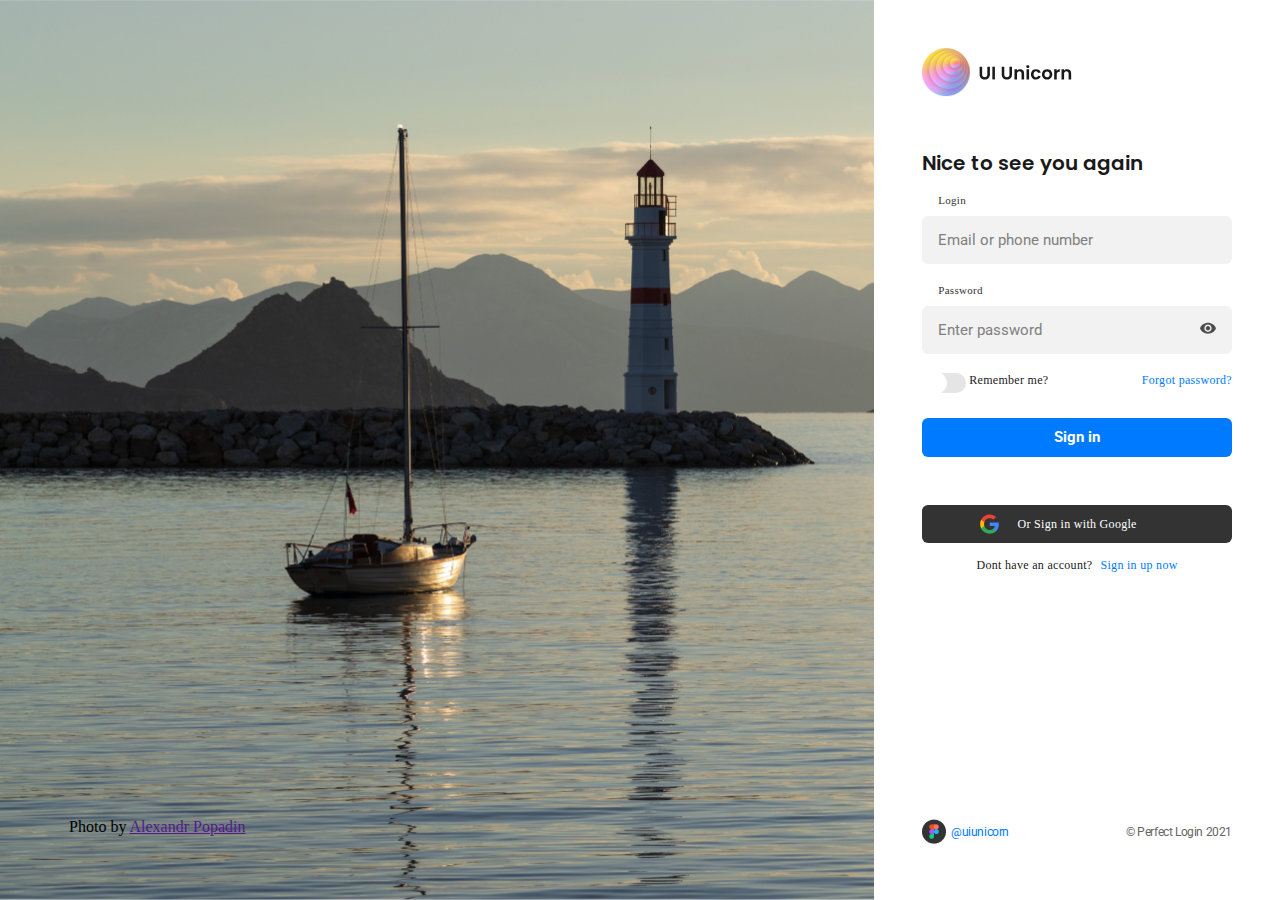
<file: index.html>
<!DOCTYPE html>
<html lang="en">

<head>
    <meta charset="UTF-8">
    <meta http-equiv="X-UA-Compatible" content="IE=edge">
    <meta name="viewport" content="width=device-width, initial-scale=1.0">
    <script src="index.js"></script>


    <title>Welcome To Unicorn Auth Page</title>
    <link rel="stylesheet" href="style.css">
</head>

<body>

    <div id="main-container">
        <section id="left">
            <div class="photo-copyright">
                <p class="disclaimer">Photo by <span> <a href="">Alexandr Popadin</a></span></p>
            </div>
        </section>

        <section id="right">
            <div id="right-wrapper">


                <div class="header">
                    <div>
                        <img src="resources/UI-Unicorn-Logo.svg" alt="">
                    </div>
                </div>

                <h1>Nice to see you again</h1>

                <form action="">
                    <div class="form-text-input">
                        <label for="">Login</label>
                        <input type="text" id="email-phone" class="text-input form-primary-box" placeholder="Email or phone number">
                    </div>

                    <div class="form-text-input">
                        <label for="">Password</label>
                        <input type="password" id="password" class="text-input form-primary-box" placeholder="Enter password">
                        <img class="password-toggle-eye" src="resources/Login-Icons.svg" alt="">
                    </div>

                    <div class="extra-links">
                        <div class="checkbox-input">
                            <div>
                                <input type="checkbox" id="round-checkbox" class="chekbox round">
                                <label for="round-checkbox">Remember&nbsp;me?</label>
                            </div>
                            <a href="" class="forgot-password">Forgot password?</a>
                        </div>
                    </div>

                    <button id="signin-btn" type="submit" class="primary-btn">Sign in</button>
                    <button id="signin-google-btn" type="submit" class="primary-btn">Or Sign in with Google</button>
                </form>

                <div class="form-footer">
                    <p>Dont have an account?</p>

                    <a href="">Sign in up now</a>
                </div>

                <div class="header-mobile">
                    <div>
                        <img src="resources/UI-Unicorn-Logo.svg" alt="">
                    </div>
                </div>

                <div class="page-bottom">
                    <div class="footer">
                        <div class="footer-logo">
                            <img src="resources/Figma.png" alt="">
                            <a href="">@uiunicorn</a>
                        </div>

                        <div class="footer-copyright">
                            <p>&copy; Perfect Login 2021</p>
                        </div>
                    </div>
                </div>
        </section>
        </div>
</body>

</html>
</file>
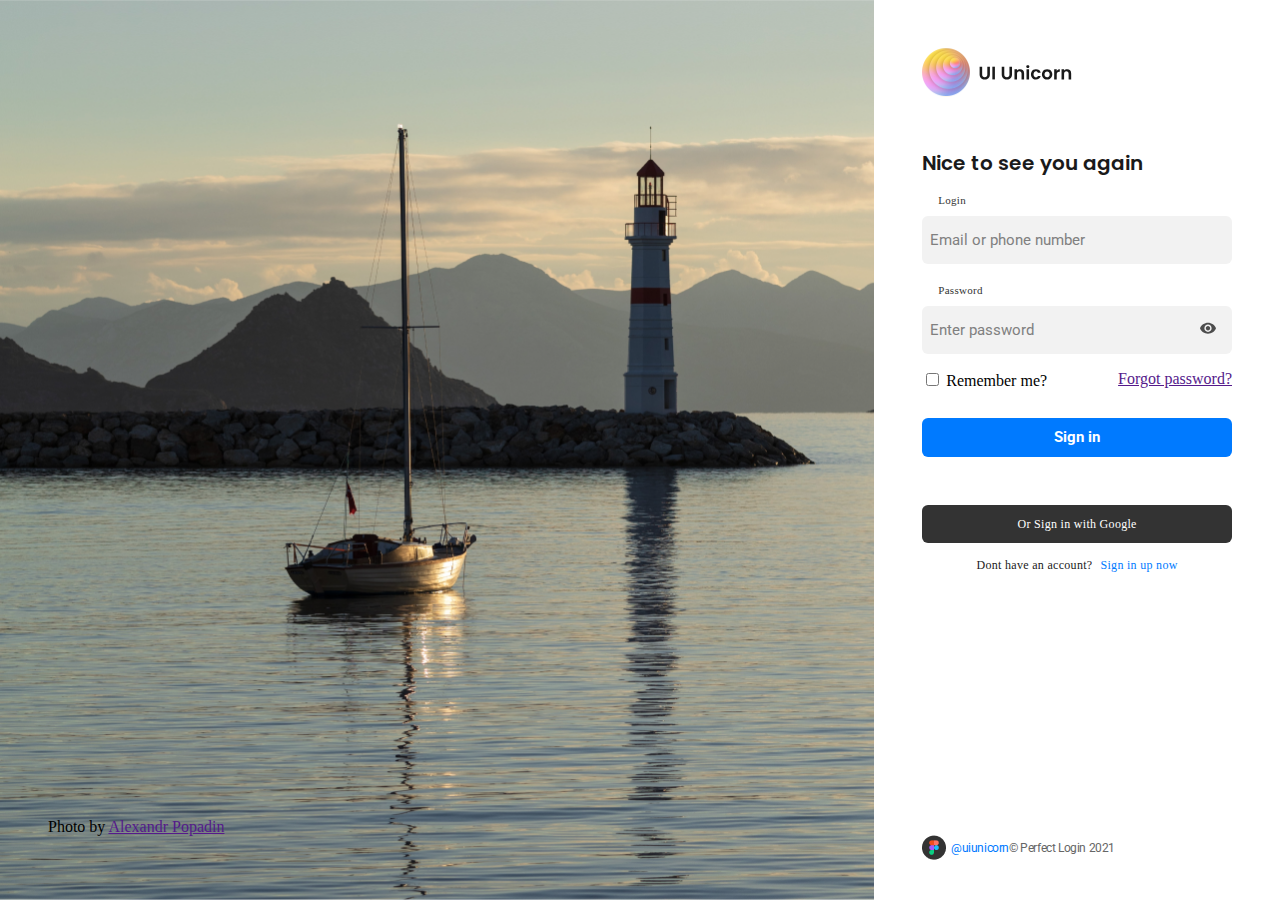
<file: src/index.html>
<!DOCTYPE html>
<html lang="en">

<head>
    <meta charset="UTF-8">
    <meta http-equiv="X-UA-Compatible" content="IE=edge">
    <meta name="viewport" content="width=device-width, initial-scale=1.0">
    <title>Welcome To Unicorn Auth Page</title>
    <link rel="stylesheet" href="style.css">
</head>

<body>

    <div id="main-container">
        <section id="left">
            <div class="photo-copyright">
                <p class="dicclaimer">Photo by <span> <a href="">Alexandr Popadin</a></span></p>
            </div>
        </section>

        <section id="right">
            <div id="right-wrapper">


                <div class="header">
                    <div>
                        <img src="../resources/UI-Unicorn-Logo.svg" alt="">
                    </div>
                </div>

                <h1>Nice to see you again</h1>

                <form action="">
                    <div class="form-text-input">
                        <label for="">Login</label>
                        <input type="text" id="email-phone" class="text-input form-primary-box" placeholder="Email or phone number">
                    </div>

                    <div class="form-text-input">
                        <label for="">Password</label>
                        <input type="password" id="password" class="text-input form-primary-box" placeholder="Enter password">
                        <img class="password-toggle-eye" src="../resources/Login-Icons.svg" alt="">
                    </div>

                    <div class="extra-links">
                        <div class="checkbox-input">
                            <div>
                                <input type="checkbox" id="round-checkbox" class="chekbox round">
                                <label for="round-checkbox">Remember&nbsp;me?</label>
                            </div>
                            <a href="" class="forgot-password">Forgot password?</a>
                        </div>
                    </div>

                    <button id="signin-btn" type="submit" class="primary-btn">Sign in</button>
                    <button id="signin-google-btn" type="submit" class="primary-btn">Or Sign in with Google</button>
                </form>

                <div class="form-footer">
                    <p>Dont have an account?</p>

                    <a href="">Sign in up now</a>
                </div>

                <div class="page-bottom">
                    <footer>
                        <div class="footer-logo">
                            <img src="../resources/Figma.png" alt="">
                            <a href="">@uiunicorn</a>
                        </div>

                        <div class="footer-copyright">
                            <p>&copy; Perfect Login 2021</p>
                        </div>
                    </footer>
                </div>

        </section>
        </div>
</body>

</html>
</file>
<file: style.css>
@import url('https://fonts.googleapis.com/css2?family=Montserrat:ital,wght@0,100;0,200;0,300;0,400;0,500;0,600;0,700;0,800;0,900;1,100;1,200;1,300;1,400;1,500;1,600;1,700;1,800&family=Nunito+Sans:opsz,wght@6..12,300&family=Poppins:ital,wght@0,100;0,200;0,300;0,400;0,500;0,600;0,700;0,800;1,100;1,200&family=Roboto:ital,wght@0,100;0,300;0,700;1,100;1,300&display=swap');
html,
body {
    max-height: 100vh;
}

body {
    margin: 0 0 0 0;
}

* {
    box-sizing: border-box;
}

#main-container {
    display: flex;
    flex-direction: row;
    /* align-items: flex-end; */
    width: 100vw;
    height: 100vh;
}

#left {
    display: flex;
    flex-direction: column;
    justify-content: flex-end;
    align-items: center;
    flex: 683;
    height: 100vh;
    width: 30%;
    background: url("resources/banner.png") no-repeat;
    background-size: 100vw auto;
    background-size: cover;
    align-self: flex-end;
    text-align: center;
}

#left .photo-copyright {
    width: 25%;
    margin: auto auto 3rem 3rem;
}

@media(max-width: 768px) {
    #left {
        display: none;
    }
}


/* Right */

#right {
    flex: 317;
    width: 100%;
}

#right #right-wrapper {
    position: relative;
    display: block;
    width: 100%;
    height: 100%;
    padding: 3rem 3rem 3rem 3rem;
}

.header {
    margin-top: 0;
    margin-left: 0;
    width: 100%;
}

.header-mobile {
    display: none;
}

h1 {
    margin-top: 3rem;
    align-self: stretch;
    color: var(--black-9001-a-1-a-1-a, #1A1A1A);
    font-feature-settings: 'clig' off, 'liga' off;
    font-family: Poppins;
    font-size: 20px;
    font-style: normal;
    font-weight: 600;
    line-height: 28px;
}

.form-text-input {
    position: relative;
    width: 100%;
    display: inline-block;
}

.form-text-input label {
    color: var(--black-800333333, #333);
    font-feature-settings: 'clig' off, 'liga' off;
    /* Hint-Placeholder */
    font-family: SF Pro Display;
    font-size: 11px;
    font-style: normal;
    font-weight: 400;
    line-height: 12px;
    /* 109.091% */
    letter-spacing: 0.3px;
    padding: 0 1rem;
}

.form-text-input input {
    width: 100%;
    padding: 0.5rem;
    padding-left: 1rem;
    height: 3rem;
    border-radius: 6px;
    border: none;
    background-color: #F2F2F2;
    margin-bottom: 1rem;
    margin-top: 0.5rem;
}

input#password {}

 ::placeholder {
    color: var(--black-500808080, #808080);
    font-feature-settings: 'clig' off, 'liga' off;
    /* Placeholder-Value */
    font-family: Roboto;
    font-size: 15px;
    font-style: normal;
    font-weight: 400;
    line-height: 20px;
    /* 133.333% */
}

input#password {}

.password-toggle-eye {
    position: absolute;
    background-size: 20px auto;
    right: 1rem;
    top: 2.5rem;
    width: 1rem;
    cursor: pointer;
}

.checkbox-input {
    width: 100%;
}

.checkbox-input input {
    float: left;
    position: relative;
    width: 40px;
    height: 20px;
    appearance: none;
    background: #E5E5E5;
    outline: none;
    border-radius: 20px;
    transition: .5s;
}

.checkbox-input input:checked {
    background: #007AFF;
}

.checkbox-input input:before {
    content: '';
    position: absolute;
    width: 20px;
    height: 20px;
    border-radius: 20px;
    top: 0;
    left: 0;
    background: #fff;
    transform: scale(1.1);
    transition: 0.5s;
}

.checkbox-input input:checked:before {
    left: 20px;
}

.extra-links {
    margin-bottom: 2rem;
}

.checkbox-input>div {
    float: left;
    width: 50%;
    color: var(--black-9001-a-1-a-1-a, #1A1A1A);
    font-feature-settings: 'clig' off, 'liga' off;
    /* Checkbox */
    font-family: "SF Pro Display";
    font-size: 0.75rem;
    font-style: normal;
    font-weight: 400;
    line-height: 1.26rem;
    /* 166.667% */
    letter-spacing: 0.3px;
}

.checkbox-input div label {
    float: left;
}

.checkbox-input a {
    float: right;
    text-decoration: none;
    color: var(--system-blue-007-aff, #007AFF);
    text-align: right;
    font-feature-settings: 'clig' off, 'liga' off;
    /* Checkbox */
    font-family: SF Pro Display;
    font-size: 0.75rem;
    font-style: normal;
    font-weight: 400;
    line-height: 1.25rem;
    /* 166.667% */
    letter-spacing: 0.3px;
}

.primary-btn {
    clear: both;
    display: block;
    width: 100%;
    border: none;
    line-height: 1.15rem;
    font-weight: 400;
    font-style: normal;
}

button#signin-btn {
    padding: 0.625rem 1.6rem;
    margin-bottom: 2rem;
    margin-top: 3rem;
    border-radius: 6px;
    background: #007AFF;
    color: var(--white-ffffff, #FFF);
    font-weight: 700;
    /* Button-label */
    font-family: Roboto;
    font-size: 0.9375rem;
    /* 133.333% */
}

button#signin-google-btn {
    padding: 0.625rem 1.6rem;
    margin-top: 3rem;
    border-radius: 6px;
    background: #333 url(resources/Other-Pay-Method.svg) 20% center no-repeat;
    background-size: 1.2rem auto;
    color: white;
    /* Checkbox */
    font-family: SF Pro Display;
    font-size: 0.75rem;
    font-weight: 400;
    /* 166.667% */
    letter-spacing: 0.3px;
}

.form-footer {
    display: flex;
    flex-direction: row;
    flex-wrap: nowrap;
    margin-top: 0.75rem;
    font-size: 0.75rem;
    justify-content: center;
}

.form-footer p {
    display: flex;
    flex-direction: column;
    margin-top: 0;
    color: var(--black-9001-a-1-a-1-a, #1A1A1A);
    font-feature-settings: 'clig' off, 'liga' off;
    /* Checkbox */
    font-family: SF Pro Display;
    font-size: 12px;
    font-style: normal;
    font-weight: 400;
    line-height: 20px;
    /* 166.667% */
    letter-spacing: 0.3px;
}

.form-footer a {
    text-decoration: none;
    color: var(--system-blue-007-aff, #007AFF);
    font-feature-settings: 'clig' off, 'liga' off;
    /* Checkbox */
    font-family: SF Pro Display;
    font-size: 12px;
    font-style: normal;
    font-weight: 400;
    line-height: 20px;
    /* 166.667% */
    letter-spacing: 0.3px;
    padding-left: 0.5rem;
}

.footer {
    display: flex;
    width: 100%;
    justify-content: space-between;
}


/* footer .footer-logo {
    flex: 1;
} */

.footer .footer-logo img {
    float: left;
}

.footer .footer-logo a {
    float: left;
    text-decoration: none;
    color: var(--system-blue-007-aff, #007AFF);
    font-feature-settings: 'clig' off, 'liga' off;
    font-family: Roboto;
    font-size: 12px;
    font-style: normal;
    font-weight: 400;
    line-height: 16px;
    /* 133.333% */
    letter-spacing: -0.4px;
    margin-top: 0.3rem;
    margin-left: 0.3rem;
}

.footer .footer-copyright p {
    color: #666;
    font-feature-settings: 'clig' off, 'liga' off;
    font-family: Roboto;
    font-size: 12px;
    font-style: normal;
    font-weight: 400;
    line-height: 16px;
    /* 133.333% */
    letter-spacing: -0.4px;
    margin-top: 0.3rem;
    align-self: flex-end;
}

.page-bottom {
    position: absolute;
    bottom: 3rem;
    width: 100%;
    padding-right: 6rem;
}

@media(max-width:992px) {
    .header {
        display: none;
    }
    .header-mobile {
        display: flex;
        padding-left: 20%;
        padding-top: 10vh;
    }
    @media (max-width:992px) and (max-height: 741px) {
        .header-mobile {
            display: flex;
            padding-left: 20%;
            padding-top: 0;
        }
    }
    body,
    html {
        /* height: 100%!important; */
        overflow: hidden!important;
        max-height: 100% !important;
    }
}
</file>
<file: src/style.css>
@import url('https://fonts.googleapis.com/css2?family=Montserrat:ital,wght@0,100;0,200;0,300;0,400;0,500;0,600;0,700;0,800;0,900;1,100;1,200;1,300;1,400;1,500;1,600;1,700;1,800&family=Nunito+Sans:opsz,wght@6..12,300&family=Poppins:ital,wght@0,100;0,200;0,300;0,400;0,500;0,600;0,700;0,800;1,100;1,200&family=Roboto:ital,wght@0,100;0,300;0,700;1,100;1,300&display=swap');
body {
    margin: 0 0 0 0;
}

* {
    box-sizing: border-box;
}

#main-container {
    display: flex;
    flex-direction: row;
    /* justify-content: center; */
    /* align-items: flex-end; */
    width: 100vw;
    height: 100vh;
}

#left {
    display: flex;
    flex-direction: column;
    justify-content: flex-end;
    align-items: flex-start;
    flex: 683;
    height: 100vh;
    background: url("../resources/banner.png") no-repeat;
    background-size: 100vw auto;
    background-size: cover;
    align-self: flex-end;
}

#left .photo-copyright {
    margin: auto auto 3rem 3rem;
}

@media(max-width: 768px) {
    #left {
        display: none;
    }
}


/* Right */

#right {
    flex: 317;
    width: 100%;
}

#right #right-wrapper {
    display: block;
    width: 100%;
    height: 100%;
    padding: 3rem 3rem 3rem 3rem;
}

.header {
    margin-top: 0;
    margin-left: 0;
    width: 100%;
}

h1 {
    margin-top: 3rem;
    align-self: stretch;
    color: var(--black-9001-a-1-a-1-a, #1A1A1A);
    font-feature-settings: 'clig' off, 'liga' off;
    font-family: Poppins;
    font-size: 20px;
    font-style: normal;
    font-weight: 600;
    line-height: 28px;
}

.form-text-input {
    position: relative;
    width: 100%;
    display: inline-block;
}

.form-text-input label {
    color: var(--black-800333333, #333);
    font-feature-settings: 'clig' off, 'liga' off;
    /* Hint-Placeholder */
    font-family: SF Pro Display;
    font-size: 11px;
    font-style: normal;
    font-weight: 400;
    line-height: 12px;
    /* 109.091% */
    letter-spacing: 0.3px;
    padding: 0 1rem;
}

.form-text-input input {
    width: 100%;
    padding: 0.5rem;
    height: 3rem;
    border-radius: 6px;
    border: none;
    background-color: #F2F2F2;
    margin-bottom: 1rem;
    margin-top: 0.5rem;
}

input#password {}

 ::placeholder {
    color: var(--black-500808080, #808080);
    font-feature-settings: 'clig' off, 'liga' off;
    /* Placeholder-Value */
    font-family: Roboto;
    font-size: 15px;
    font-style: normal;
    font-weight: 400;
    line-height: 20px;
    /* 133.333% */
}

input#password {}

.password-toggle-eye {
    position: absolute;
    background-size: 20px auto;
    right: 1rem;
    top: 2.5rem;
    width: 1rem;
    cursor: pointer;
}

.checkbox-input {
    width: 100%;
}

.extra-links {
    margin-bottom: 2rem;
}

.checkbox-input>div {
    float: left;
    width: 50%;
}

.checkbox-input a {
    float: right;
}

.primary-btn {
    clear: both;
    display: block;
    width: 100%;
    border: none;
    line-height: 1.15rem;
    font-weight: 400;
    font-style: normal;
}

button#signin-btn {
    padding: 0.625rem 1.6rem;
    margin-bottom: 2rem;
    margin-top: 3rem;
    border-radius: 6px;
    background: #007AFF;
    color: var(--white-ffffff, #FFF);
    font-weight: 700;
    /* Button-label */
    font-family: Roboto;
    font-size: 0.9375rem;
    /* 133.333% */
}

button#signin-google-btn {
    padding: 0.625rem 1.6rem;
    margin-top: 3rem;
    border-radius: 6px;
    background: var(--black-800333333, #333);
    color: white;
    /* Checkbox */
    font-family: SF Pro Display;
    font-size: 0.75rem;
    font-weight: 400;
    /* 166.667% */
    letter-spacing: 0.3px;
}

.form-footer {
    display: flex;
    flex-direction: row;
    flex-wrap: nowrap;
    margin-top: 0.75rem;
    font-size: 0.75rem;
    justify-content: center;
}

.form-footer p {
    display: flex;
    flex-direction: column;
    margin-top: 0;
    color: var(--black-9001-a-1-a-1-a, #1A1A1A);
    font-feature-settings: 'clig' off, 'liga' off;
    /* Checkbox */
    font-family: SF Pro Display;
    font-size: 12px;
    font-style: normal;
    font-weight: 400;
    line-height: 20px;
    /* 166.667% */
    letter-spacing: 0.3px;
}

.form-footer a {
    text-decoration: none;
    color: var(--system-blue-007-aff, #007AFF);
    font-feature-settings: 'clig' off, 'liga' off;
    /* Checkbox */
    font-family: SF Pro Display;
    font-size: 12px;
    font-style: normal;
    font-weight: 400;
    line-height: 20px;
    /* 166.667% */
    letter-spacing: 0.3px;
    padding-left: 0.5rem;
}

footer {
    display: flex;
    width: 100%;
    justify-content: space-between;
}

footer .footer-logo img {
    float: left;
}

footer .footer-logo a {
    float: left;
    text-decoration: none;
    color: var(--system-blue-007-aff, #007AFF);
    font-feature-settings: 'clig' off, 'liga' off;
    font-family: Roboto;
    font-size: 12px;
    font-style: normal;
    font-weight: 400;
    line-height: 16px;
    /* 133.333% */
    letter-spacing: -0.4px;
    margin-top: 0.3rem;
    margin-left: 0.3rem;
}

footer .footer-copyright p {
    color: #666;
    font-feature-settings: 'clig' off, 'liga' off;
    font-family: Roboto;
    font-size: 12px;
    font-style: normal;
    font-weight: 400;
    line-height: 16px;
    /* 133.333% */
    letter-spacing: -0.4px;
    margin-top: 0.3rem;
    align-self: flex-end;
}

footer .footer-copyright {
    flex: 1;
    display: flex;
    flex-direction: column;
    justify-content: flex-end;
}

.page-bottom {
    position: absolute;
    bottom: 2rem;
}

@media(max-width:768px) {
    .header {
        position: absolute;
        bottom: 10rem;
        padding-left: 20%;
    }
}
</file>
